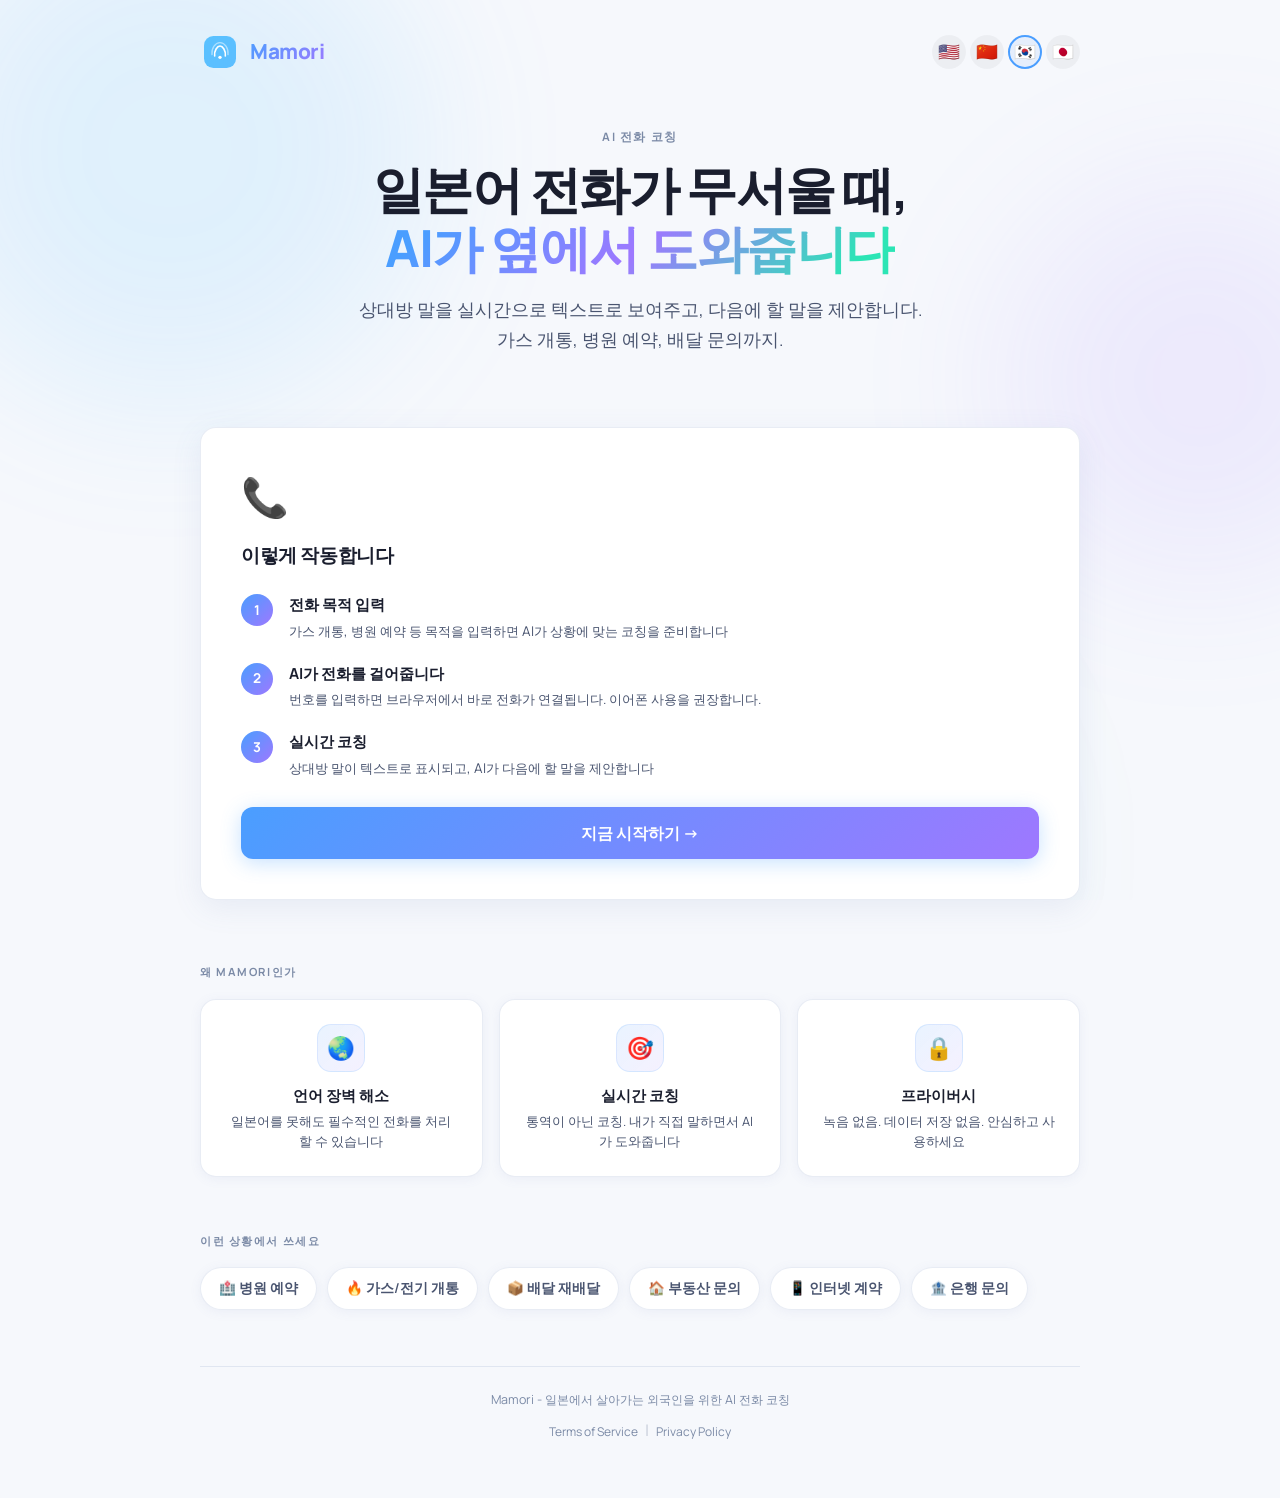
<file: index.html>
<!DOCTYPE html>
<html lang="ko">
<head>
  <meta charset="UTF-8">
  <meta name="viewport" content="width=device-width, initial-scale=1.0">
  <title>Mamori - 일본어 전화, AI가 도와줍니다</title>
  <meta name="description" content="일본어 전화가 무서운 외국인을 위한 AI 코칭. 상대방 말을 텍스트로 보여주고, 다음에 할 말을 제안합니다.">
  <link rel="icon" href="data:image/svg+xml,<svg xmlns='http://www.w3.org/2000/svg' viewBox='0 0 100 100'><text y='.9em' font-size='90'>🛡️</text></svg>">
  <link rel="stylesheet" href="style.css">
</head>
<body>

  <div class="ambient">
    <div class="glow glow-1"></div>
    <div class="glow glow-2"></div>
    <div class="glow glow-3"></div>
  </div>

  <div class="container">

    <nav class="nav">
      <div class="nav-brand">
        <div class="logo">
          <svg width="32" height="32" viewBox="0 0 48 48" fill="none">
            <defs>
              <linearGradient id="logo-grad" x1="0" y1="0" x2="48" y2="48">
                <stop offset="0%" stop-color="#59c1ff"/>
                <stop offset="50%" stop-color="#9e78ff"/>
                <stop offset="100%" stop-color="#2ce5b5"/>
              </linearGradient>
            </defs>
            <rect width="48" height="48" rx="14" fill="url(#logo-grad)"/>
            <path d="M16 30c-1-8 4-15 8-15s9 7 8 15" stroke="#fff" stroke-width="2.4" stroke-linecap="round" fill="none"/>
            <path d="M12 28c-1-10 5-18 12-18s13 8 12 18" stroke="#fff" stroke-width="2" stroke-linecap="round" fill="none" opacity="0.5"/>
            <circle cx="24" cy="32" r="2.5" fill="#fff"/>
          </svg>
        </div>
        <span class="brand-name">Mamori</span>
      </div>
      <div class="lang-switch" role="radiogroup" aria-label="Language">
        <button type="button" class="lang-btn" data-lang="en">🇺🇸</button>
        <button type="button" class="lang-btn" data-lang="zh">🇨🇳</button>
        <button type="button" class="lang-btn active" data-lang="ko">🇰🇷</button>
        <button type="button" class="lang-btn" data-lang="ja">🇯🇵</button>
      </div>
    </nav>

    <header class="hero">
      <p class="hero-kicker" data-i18n="kicker">AI 전화 코칭</p>
      <h1>
        <span data-i18n="headline1">일본어 전화가 무서울 때,</span><br>
        <span class="gradient-text" data-i18n="headline2">AI가 옆에서 도와줍니다</span>
      </h1>
      <p class="hero-desc" data-i18n="description">상대방 말을 실시간으로 텍스트로 보여주고, 다음에 할 말을 제안합니다. 가스 개통, 병원 예약, 배달 문의까지.</p>
    </header>

    <section class="features">
      <div class="feature-card feature-card-main">
        <div class="feature-icon">📞</div>
        <h2 data-i18n="featureTitle">이렇게 작동합니다</h2>
        <div class="feature-steps">
          <div class="feature-step">
            <div class="step-num">1</div>
            <div>
              <strong data-i18n="step1Title">전화 목적 입력</strong>
              <p data-i18n="step1Desc">가스 개통, 병원 예약 등 목적을 입력하면 AI가 상황에 맞는 코칭을 준비합니다</p>
            </div>
          </div>
          <div class="feature-step">
            <div class="step-num">2</div>
            <div>
              <strong data-i18n="step2Title">AI가 전화를 걸어줍니다</strong>
              <p data-i18n="step2Desc">번호를 입력하면 브라우저에서 바로 전화가 연결됩니다. 이어폰 사용을 권장합니다.</p>
            </div>
          </div>
          <div class="feature-step">
            <div class="step-num">3</div>
            <div>
              <strong data-i18n="step3Title">실시간 코칭</strong>
              <p data-i18n="step3Desc">상대방 말이 텍스트로 표시되고, AI가 다음에 할 말을 제안합니다</p>
            </div>
          </div>
        </div>
        <a href="https://minnanotasuke.onrender.com" class="btn-start" data-i18n="ctaButton">지금 시작하기 →</a>
      </div>
    </section>

    <section class="why">
      <p class="section-label" data-i18n="whyLabel">왜 Mamori인가</p>
      <div class="why-grid">
        <div class="why-card">
          <div class="why-icon">🌏</div>
          <h3 data-i18n="why1Title">언어 장벽 해소</h3>
          <p data-i18n="why1Desc">일본어를 못해도 필수적인 전화를 처리할 수 있습니다</p>
        </div>
        <div class="why-card">
          <div class="why-icon">🎯</div>
          <h3 data-i18n="why2Title">실시간 코칭</h3>
          <p data-i18n="why2Desc">통역이 아닌 코칭. 내가 직접 말하면서 AI가 도와줍니다</p>
        </div>
        <div class="why-card">
          <div class="why-icon">🔒</div>
          <h3 data-i18n="why3Title">프라이버시</h3>
          <p data-i18n="why3Desc">녹음 없음. 데이터 저장 없음. 안심하고 사용하세요</p>
        </div>
      </div>
    </section>

    <section class="use-cases">
      <p class="section-label" data-i18n="useCasesLabel">이런 상황에서 쓰세요</p>
      <div class="use-cases-grid">
        <div class="use-case-chip" data-i18n="useCase1">🏥 병원 예약</div>
        <div class="use-case-chip" data-i18n="useCase2">🔥 가스/전기 개통</div>
        <div class="use-case-chip" data-i18n="useCase3">📦 배달 재배달</div>
        <div class="use-case-chip" data-i18n="useCase4">🏠 부동산 문의</div>
        <div class="use-case-chip" data-i18n="useCase5">📱 인터넷 계약</div>
        <div class="use-case-chip" data-i18n="useCase6">🏦 은행 문의</div>
      </div>
    </section>

    <footer class="footer">
      <p class="footer-text" data-i18n="footer">Mamori - 일본에서 살아가는 외국인을 위한 AI 전화 코칭</p>
      <div class="footer-links">
        <a href="/terms.html">Terms of Service</a>
        <span class="footer-sep">|</span>
        <a href="/privacy.html">Privacy Policy</a>
      </div>
    </footer>

  </div>

  <script src="i18n.js"></script>
  <!-- Cloudflare Web Analytics --><script defer src='https://static.cloudflareinsights.com/beacon.min.js' data-cf-beacon='{"token": "62a7232ea0854927868e2c2e793ce416"}'></script><!-- End Cloudflare Web Analytics -->
</body>
</html>
</file>
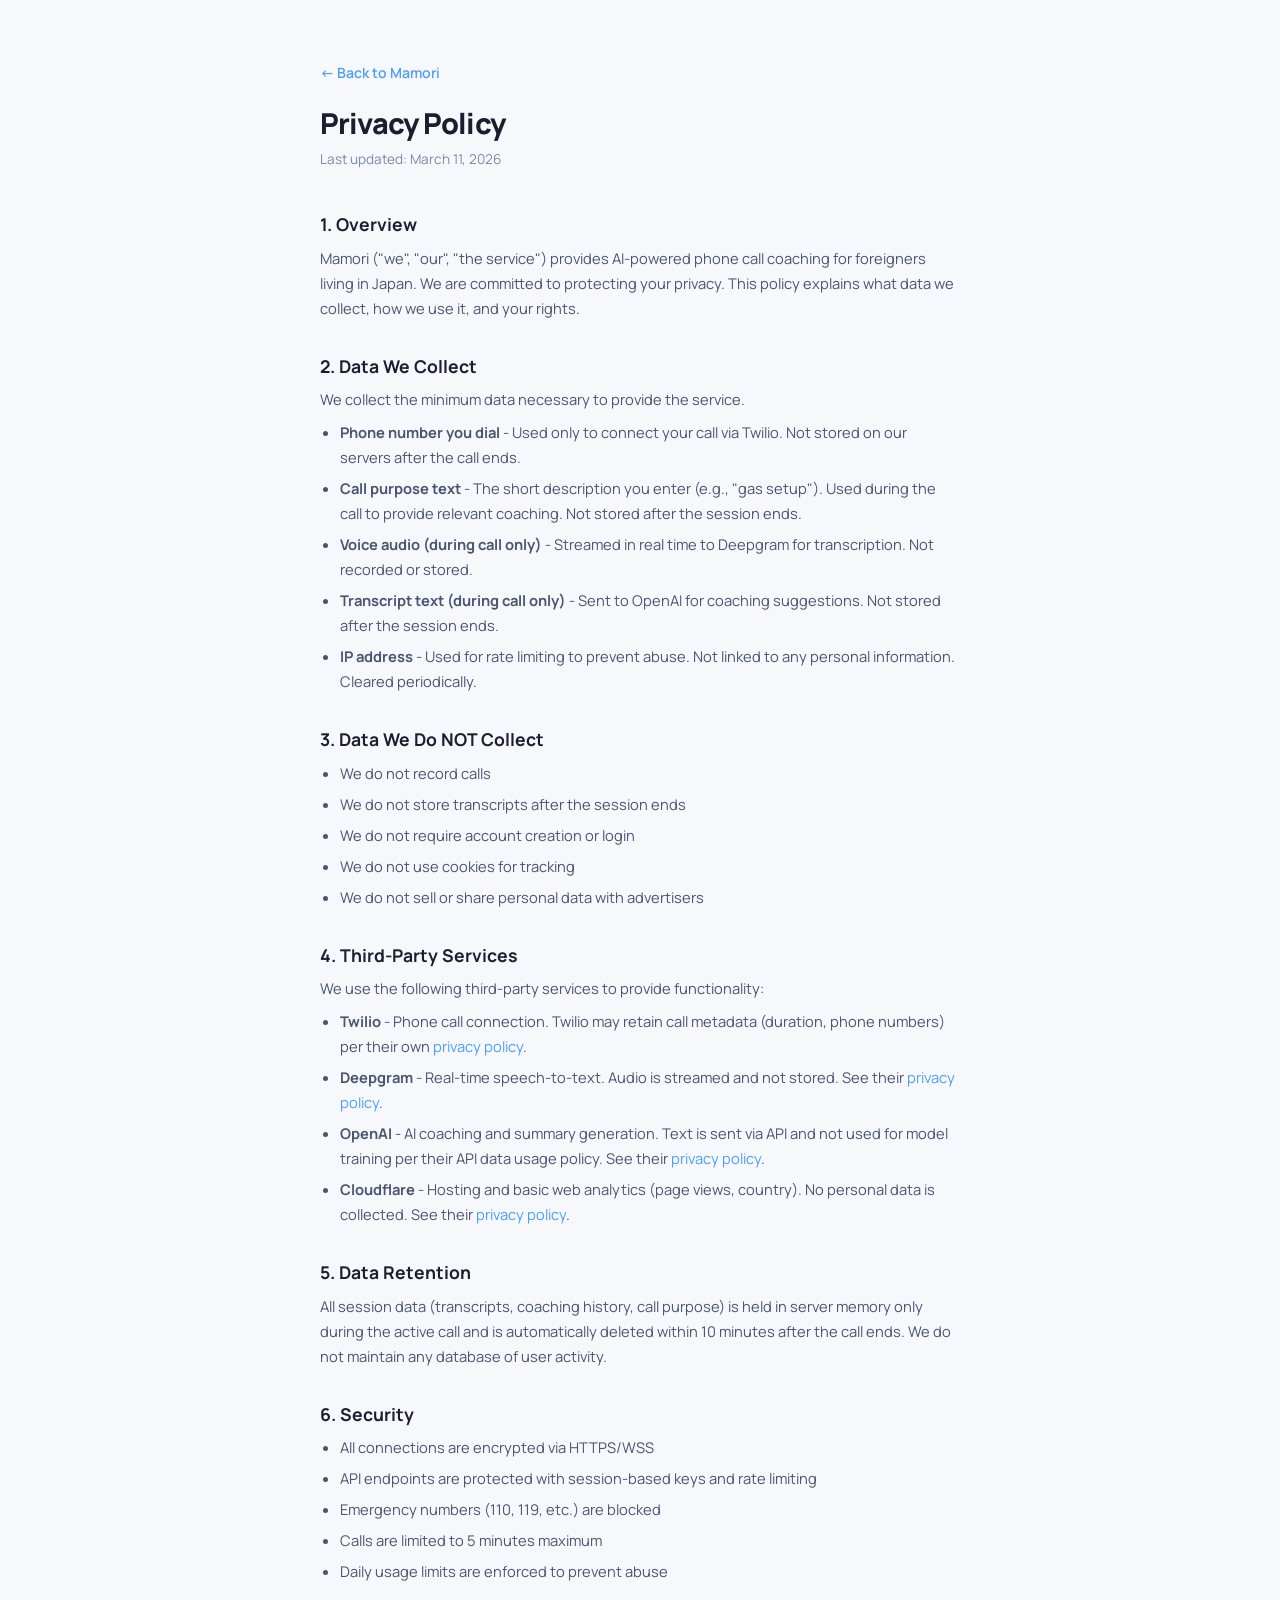
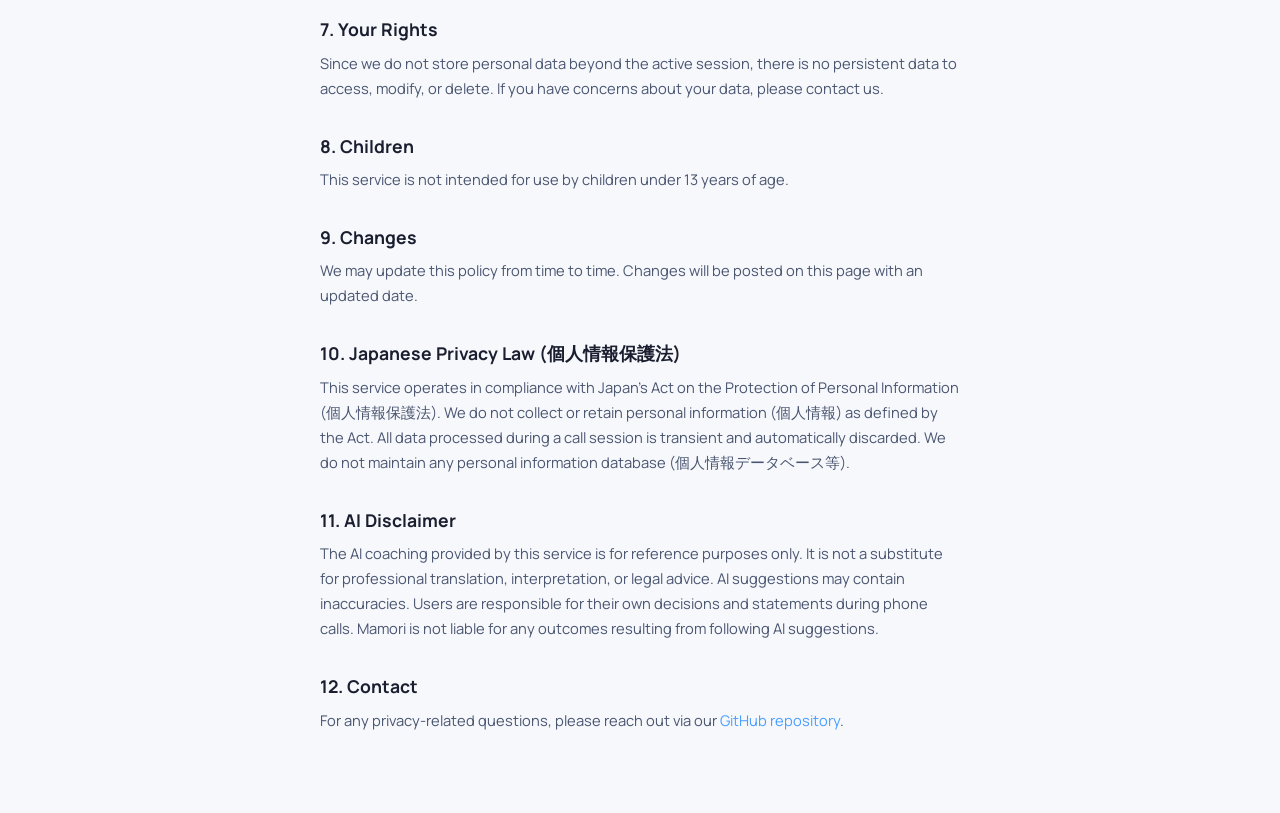
<file: privacy.html>
<!DOCTYPE html>
<html lang="en">
<head>
  <meta charset="UTF-8">
  <meta name="viewport" content="width=device-width, initial-scale=1.0">
  <title>Privacy Policy - Mamori</title>
  <link rel="icon" href="data:image/svg+xml,<svg xmlns='http://www.w3.org/2000/svg' viewBox='0 0 100 100'><text y='.9em' font-size='90'>🛡️</text></svg>">
  <link rel="stylesheet" href="style.css">
  <style>
    .policy { max-width: 680px; margin: 0 auto; padding: 60px 20px 80px; }
    .policy h1 { font-size: 1.8rem; margin-bottom: 8px; }
    .policy .updated { color: var(--text-dim); font-size: 0.85rem; margin-bottom: 40px; }
    .policy h2 { font-size: 1.1rem; margin-top: 32px; margin-bottom: 8px; color: var(--text); }
    .policy p, .policy li { color: var(--text-sub); font-size: 0.92rem; line-height: 1.7; }
    .policy ul { padding-left: 20px; margin-top: 8px; }
    .policy li { margin-bottom: 6px; }
    .policy a { color: var(--accent-blue); text-decoration: none; }
    .policy a:hover { text-decoration: underline; }
    .back-link { display: inline-block; margin-bottom: 24px; color: var(--accent-blue); text-decoration: none; font-size: 0.88rem; font-weight: 600; }
    .back-link:hover { text-decoration: underline; }
  </style>
</head>
<body>
  <div class="policy">
    <a href="/" class="back-link">&larr; Back to Mamori</a>
    <h1>Privacy Policy</h1>
    <p class="updated">Last updated: March 11, 2026</p>

    <h2>1. Overview</h2>
    <p>Mamori ("we", "our", "the service") provides AI-powered phone call coaching for foreigners living in Japan. We are committed to protecting your privacy. This policy explains what data we collect, how we use it, and your rights.</p>

    <h2>2. Data We Collect</h2>
    <p>We collect the minimum data necessary to provide the service.</p>
    <ul>
      <li><strong>Phone number you dial</strong> - Used only to connect your call via Twilio. Not stored on our servers after the call ends.</li>
      <li><strong>Call purpose text</strong> - The short description you enter (e.g., "gas setup"). Used during the call to provide relevant coaching. Not stored after the session ends.</li>
      <li><strong>Voice audio (during call only)</strong> - Streamed in real time to Deepgram for transcription. Not recorded or stored.</li>
      <li><strong>Transcript text (during call only)</strong> - Sent to OpenAI for coaching suggestions. Not stored after the session ends.</li>
      <li><strong>IP address</strong> - Used for rate limiting to prevent abuse. Not linked to any personal information. Cleared periodically.</li>
    </ul>

    <h2>3. Data We Do NOT Collect</h2>
    <ul>
      <li>We do not record calls</li>
      <li>We do not store transcripts after the session ends</li>
      <li>We do not require account creation or login</li>
      <li>We do not use cookies for tracking</li>
      <li>We do not sell or share personal data with advertisers</li>
    </ul>

    <h2>4. Third-Party Services</h2>
    <p>We use the following third-party services to provide functionality:</p>
    <ul>
      <li><strong>Twilio</strong> - Phone call connection. Twilio may retain call metadata (duration, phone numbers) per their own <a href="https://www.twilio.com/legal/privacy" target="_blank" rel="noopener">privacy policy</a>.</li>
      <li><strong>Deepgram</strong> - Real-time speech-to-text. Audio is streamed and not stored. See their <a href="https://deepgram.com/privacy" target="_blank" rel="noopener">privacy policy</a>.</li>
      <li><strong>OpenAI</strong> - AI coaching and summary generation. Text is sent via API and not used for model training per their API data usage policy. See their <a href="https://openai.com/policies/privacy-policy" target="_blank" rel="noopener">privacy policy</a>.</li>
      <li><strong>Cloudflare</strong> - Hosting and basic web analytics (page views, country). No personal data is collected. See their <a href="https://www.cloudflare.com/privacypolicy/" target="_blank" rel="noopener">privacy policy</a>.</li>
    </ul>

    <h2>5. Data Retention</h2>
    <p>All session data (transcripts, coaching history, call purpose) is held in server memory only during the active call and is automatically deleted within 10 minutes after the call ends. We do not maintain any database of user activity.</p>

    <h2>6. Security</h2>
    <ul>
      <li>All connections are encrypted via HTTPS/WSS</li>
      <li>API endpoints are protected with session-based keys and rate limiting</li>
      <li>Emergency numbers (110, 119, etc.) are blocked</li>
      <li>Calls are limited to 5 minutes maximum</li>
      <li>Daily usage limits are enforced to prevent abuse</li>
    </ul>

    <h2>7. Your Rights</h2>
    <p>Since we do not store personal data beyond the active session, there is no persistent data to access, modify, or delete. If you have concerns about your data, please contact us.</p>

    <h2>8. Children</h2>
    <p>This service is not intended for use by children under 13 years of age.</p>

    <h2>9. Changes</h2>
    <p>We may update this policy from time to time. Changes will be posted on this page with an updated date.</p>

    <h2>10. Japanese Privacy Law (個人情報保護法)</h2>
    <p>This service operates in compliance with Japan's Act on the Protection of Personal Information (個人情報保護法). We do not collect or retain personal information (個人情報) as defined by the Act. All data processed during a call session is transient and automatically discarded. We do not maintain any personal information database (個人情報データベース等).</p>

    <h2>11. AI Disclaimer</h2>
    <p>The AI coaching provided by this service is for reference purposes only. It is not a substitute for professional translation, interpretation, or legal advice. AI suggestions may contain inaccuracies. Users are responsible for their own decisions and statements during phone calls. Mamori is not liable for any outcomes resulting from following AI suggestions.</p>

    <h2>12. Contact</h2>
    <p>For any privacy-related questions, please reach out via our <a href="https://github.com/minnanotasuke/minnanotasuke/issues" target="_blank" rel="noopener">GitHub repository</a>.</p>
  </div>
</body>
</html>
</file>
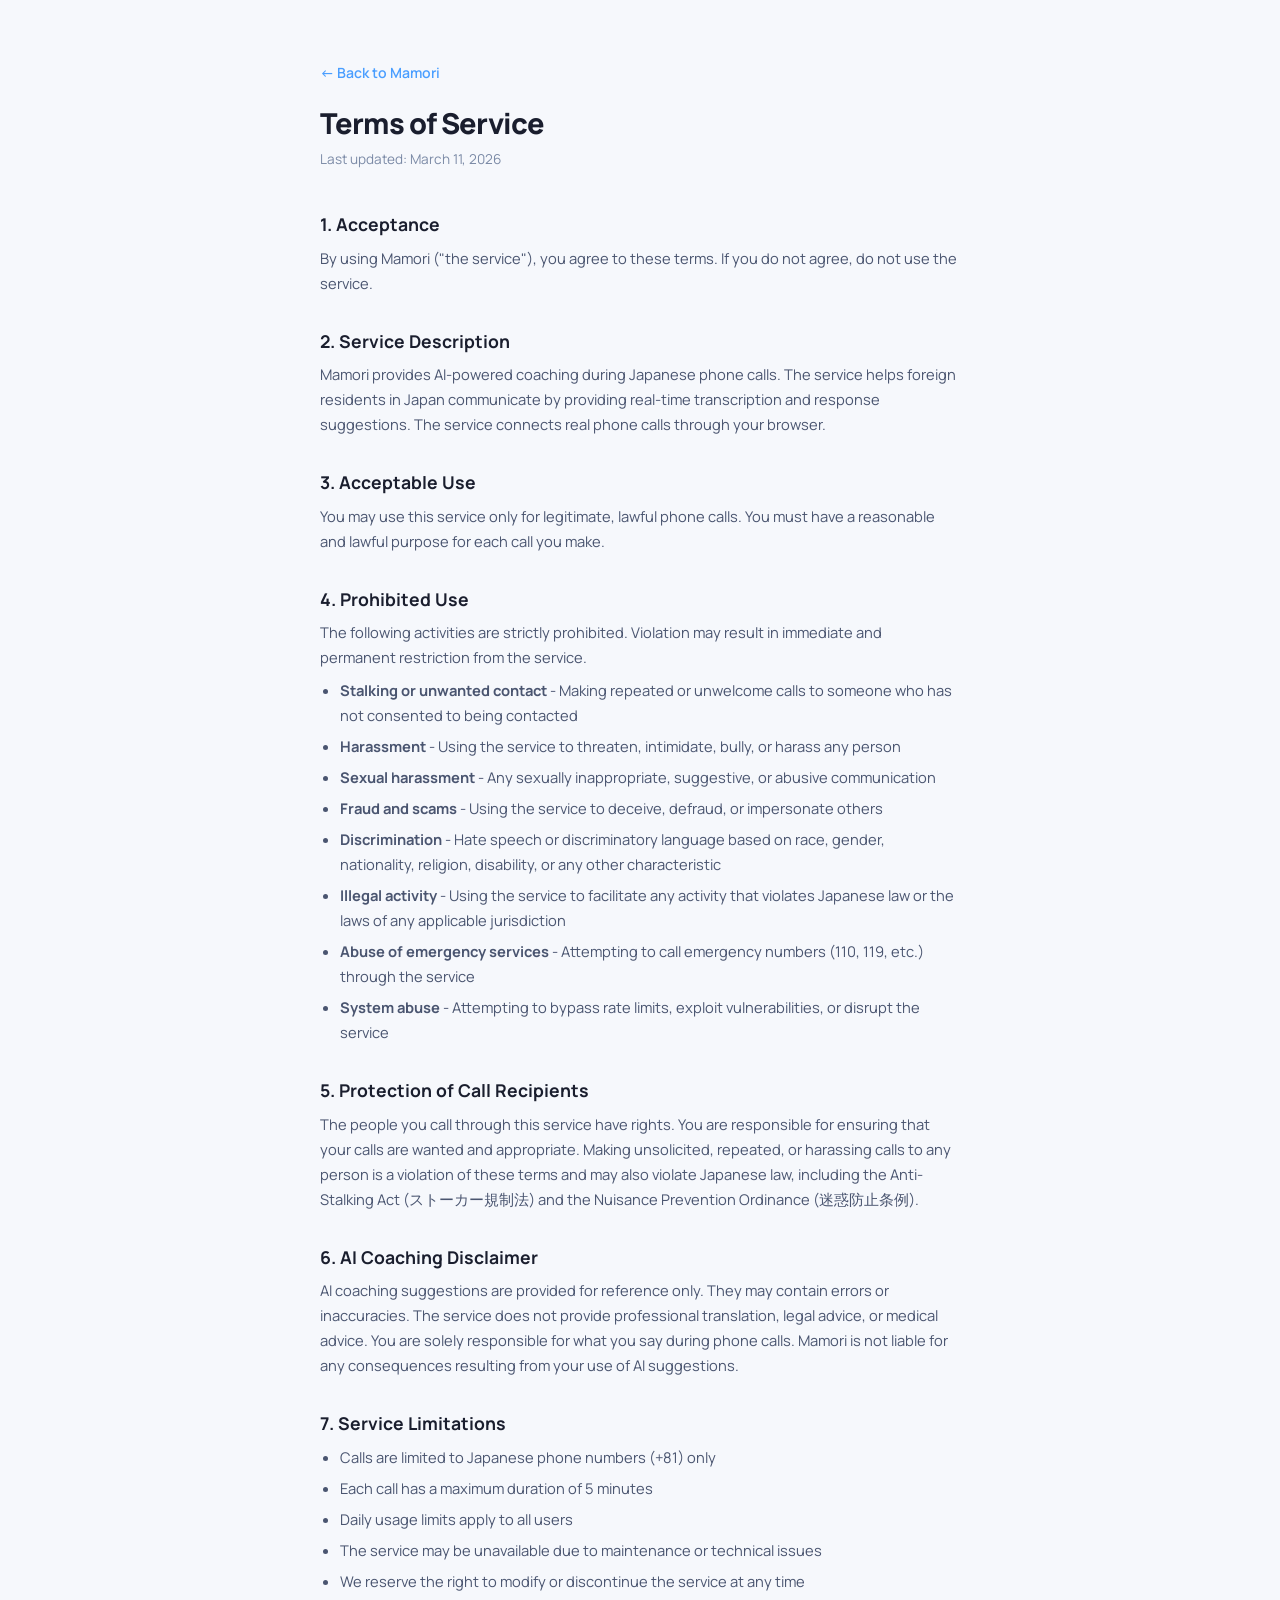
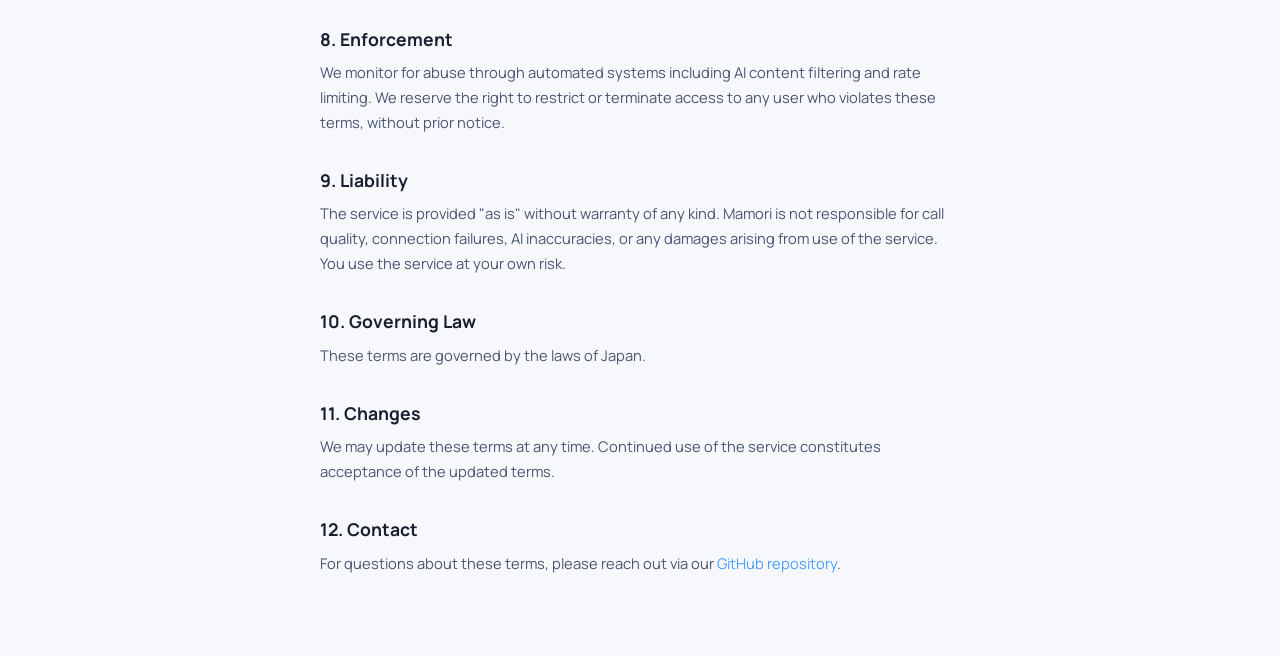
<file: terms.html>
<!DOCTYPE html>
<html lang="en">
<head>
  <meta charset="UTF-8">
  <meta name="viewport" content="width=device-width, initial-scale=1.0">
  <title>Terms of Service - Mamori</title>
  <link rel="icon" href="data:image/svg+xml,<svg xmlns='http://www.w3.org/2000/svg' viewBox='0 0 100 100'><text y='.9em' font-size='90'>🛡️</text></svg>">
  <link rel="stylesheet" href="style.css">
  <style>
    .policy { max-width: 680px; margin: 0 auto; padding: 60px 20px 80px; }
    .policy h1 { font-size: 1.8rem; margin-bottom: 8px; }
    .policy .updated { color: var(--text-dim); font-size: 0.85rem; margin-bottom: 40px; }
    .policy h2 { font-size: 1.1rem; margin-top: 32px; margin-bottom: 8px; color: var(--text); }
    .policy p, .policy li { color: var(--text-sub); font-size: 0.92rem; line-height: 1.7; }
    .policy ul { padding-left: 20px; margin-top: 8px; }
    .policy li { margin-bottom: 6px; }
    .policy a { color: var(--accent-blue); text-decoration: none; }
    .policy a:hover { text-decoration: underline; }
    .back-link { display: inline-block; margin-bottom: 24px; color: var(--accent-blue); text-decoration: none; font-size: 0.88rem; font-weight: 600; }
    .back-link:hover { text-decoration: underline; }
  </style>
</head>
<body>
  <div class="policy">
    <a href="/" class="back-link">&larr; Back to Mamori</a>
    <h1>Terms of Service</h1>
    <p class="updated">Last updated: March 11, 2026</p>

    <h2>1. Acceptance</h2>
    <p>By using Mamori ("the service"), you agree to these terms. If you do not agree, do not use the service.</p>

    <h2>2. Service Description</h2>
    <p>Mamori provides AI-powered coaching during Japanese phone calls. The service helps foreign residents in Japan communicate by providing real-time transcription and response suggestions. The service connects real phone calls through your browser.</p>

    <h2>3. Acceptable Use</h2>
    <p>You may use this service only for legitimate, lawful phone calls. You must have a reasonable and lawful purpose for each call you make.</p>

    <h2>4. Prohibited Use</h2>
    <p>The following activities are strictly prohibited. Violation may result in immediate and permanent restriction from the service.</p>
    <ul>
      <li><strong>Stalking or unwanted contact</strong> - Making repeated or unwelcome calls to someone who has not consented to being contacted</li>
      <li><strong>Harassment</strong> - Using the service to threaten, intimidate, bully, or harass any person</li>
      <li><strong>Sexual harassment</strong> - Any sexually inappropriate, suggestive, or abusive communication</li>
      <li><strong>Fraud and scams</strong> - Using the service to deceive, defraud, or impersonate others</li>
      <li><strong>Discrimination</strong> - Hate speech or discriminatory language based on race, gender, nationality, religion, disability, or any other characteristic</li>
      <li><strong>Illegal activity</strong> - Using the service to facilitate any activity that violates Japanese law or the laws of any applicable jurisdiction</li>
      <li><strong>Abuse of emergency services</strong> - Attempting to call emergency numbers (110, 119, etc.) through the service</li>
      <li><strong>System abuse</strong> - Attempting to bypass rate limits, exploit vulnerabilities, or disrupt the service</li>
    </ul>

    <h2>5. Protection of Call Recipients</h2>
    <p>The people you call through this service have rights. You are responsible for ensuring that your calls are wanted and appropriate. Making unsolicited, repeated, or harassing calls to any person is a violation of these terms and may also violate Japanese law, including the Anti-Stalking Act (ストーカー規制法) and the Nuisance Prevention Ordinance (迷惑防止条例).</p>

    <h2>6. AI Coaching Disclaimer</h2>
    <p>AI coaching suggestions are provided for reference only. They may contain errors or inaccuracies. The service does not provide professional translation, legal advice, or medical advice. You are solely responsible for what you say during phone calls. Mamori is not liable for any consequences resulting from your use of AI suggestions.</p>

    <h2>7. Service Limitations</h2>
    <ul>
      <li>Calls are limited to Japanese phone numbers (+81) only</li>
      <li>Each call has a maximum duration of 5 minutes</li>
      <li>Daily usage limits apply to all users</li>
      <li>The service may be unavailable due to maintenance or technical issues</li>
      <li>We reserve the right to modify or discontinue the service at any time</li>
    </ul>

    <h2>8. Enforcement</h2>
    <p>We monitor for abuse through automated systems including AI content filtering and rate limiting. We reserve the right to restrict or terminate access to any user who violates these terms, without prior notice.</p>

    <h2>9. Liability</h2>
    <p>The service is provided "as is" without warranty of any kind. Mamori is not responsible for call quality, connection failures, AI inaccuracies, or any damages arising from use of the service. You use the service at your own risk.</p>

    <h2>10. Governing Law</h2>
    <p>These terms are governed by the laws of Japan.</p>

    <h2>11. Changes</h2>
    <p>We may update these terms at any time. Continued use of the service constitutes acceptance of the updated terms.</p>

    <h2>12. Contact</h2>
    <p>For questions about these terms, please reach out via our <a href="https://github.com/minnanotasuke/minnanotasuke/issues" target="_blank" rel="noopener">GitHub repository</a>.</p>
  </div>
</body>
</html>
</file>
<file: style.css>
@import url('https://fonts.googleapis.com/css2?family=Manrope:wght@500;600;700;800&display=swap');

:root {
  --bg: #f6f8fc;
  --bg-warm: #f0f3fa;
  --surface: #ffffff;
  --surface-hover: #fafbff;
  --border: rgba(140, 160, 200, 0.2);
  --border-hover: rgba(89, 153, 255, 0.35);
  --text: #1a1e2e;
  --text-sub: #4a5570;
  --text-dim: #7b8aa6;
  --accent-blue: #4a9eff;
  --accent-purple: #9e78ff;
  --accent-green: #2ce5b5;
  --accent-red: #ff647f;
  --shadow-sm: 0 2px 12px rgba(100, 120, 180, 0.08);
  --shadow-md: 0 8px 30px rgba(100, 120, 180, 0.1);
  --shadow-lg: 0 16px 50px rgba(100, 120, 180, 0.12);
  --radius: 16px;
  --radius-sm: 12px;
}

* { margin: 0; padding: 0; box-sizing: border-box; }

html, body { min-height: 100%; }

body {
  font-family: 'Manrope', sans-serif;
  color: var(--text);
  background: var(--bg);
  -webkit-font-smoothing: antialiased;
  line-height: 1.5;
}

/* --- Ambient glow --- */
.ambient {
  position: fixed;
  inset: 0;
  pointer-events: none;
  z-index: 0;
  overflow: hidden;
}

.glow {
  position: absolute;
  border-radius: 50%;
  filter: blur(80px);
  opacity: 0.35;
  animation: glow-drift 16s ease-in-out infinite;
}

.glow-1 {
  width: 500px; height: 500px;
  top: -100px; left: -80px;
  background: rgba(89, 193, 255, 0.4);
}

.glow-2 {
  width: 400px; height: 400px;
  top: 20%; right: -120px;
  background: rgba(158, 120, 255, 0.3);
  animation-delay: -5s;
}

.glow-3 {
  width: 500px; height: 500px;
  bottom: -200px; left: 40%;
  background: rgba(44, 229, 181, 0.25);
  animation-delay: -10s;
}

/* --- Layout --- */
.container {
  position: relative;
  z-index: 1;
  max-width: 960px;
  margin: 0 auto;
  padding: clamp(16px, 4vw, 32px) clamp(16px, 5vw, 40px);
}

/* --- Nav --- */
.nav {
  display: flex;
  align-items: center;
  justify-content: space-between;
  margin-bottom: clamp(32px, 6vw, 56px);
}

.nav-brand {
  display: flex;
  align-items: center;
  gap: 10px;
}

.logo {
  width: 40px; height: 40px;
  display: flex;
  align-items: center;
  justify-content: center;
}

.brand-name {
  font-size: 1.3rem;
  font-weight: 800;
  letter-spacing: -0.02em;
  background: linear-gradient(135deg, #4a9eff, #9e78ff);
  -webkit-background-clip: text;
  background-clip: text;
  color: transparent;
}

.lang-switch {
  display: flex;
  gap: 4px;
}

.lang-btn {
  width: 34px; height: 34px;
  border-radius: 50%;
  border: 2px solid transparent;
  background: rgba(0, 0, 0, 0.04);
  font-size: 1.1rem;
  cursor: pointer;
  display: flex;
  align-items: center;
  justify-content: center;
  transition: all 0.2s ease;
}

.lang-btn:hover {
  background: rgba(0, 0, 0, 0.08);
  transform: scale(1.08);
}

.lang-btn.active {
  border-color: var(--accent-blue);
  background: rgba(74, 158, 255, 0.1);
}

/* --- Hero --- */
.hero {
  text-align: center;
  margin-bottom: clamp(40px, 8vw, 72px);
}

.hero-kicker {
  font-size: 0.72rem;
  font-weight: 700;
  letter-spacing: 0.14em;
  text-transform: uppercase;
  color: var(--text-dim);
  margin-bottom: 14px;
}

h1 {
  font-size: clamp(1.8rem, 5vw, 3.2rem);
  font-weight: 800;
  line-height: 1.15;
  letter-spacing: -0.03em;
  margin-bottom: 18px;
}

.gradient-text {
  background: linear-gradient(135deg, #4a9eff 10%, #9e78ff 50%, #2ce5b5 90%);
  -webkit-background-clip: text;
  background-clip: text;
  color: transparent;
}

.hero-desc {
  font-size: clamp(0.95rem, 2vw, 1.1rem);
  color: var(--text-sub);
  max-width: 52ch;
  margin: 0 auto;
  line-height: 1.7;
}

/* --- Section label --- */
.section-label {
  font-size: 0.7rem;
  font-weight: 700;
  letter-spacing: 0.14em;
  text-transform: uppercase;
  color: var(--text-dim);
  margin-bottom: 18px;
}

/* --- Features --- */
.features { margin-bottom: clamp(40px, 8vw, 64px); }

.feature-card-main {
  border-radius: var(--radius);
  border: 1px solid var(--border);
  background: var(--surface);
  padding: clamp(28px, 5vw, 40px);
  box-shadow: var(--shadow-md);
}

.feature-icon {
  font-size: 2.4rem;
  margin-bottom: 16px;
}

.feature-card-main h2 {
  font-size: 1.2rem;
  font-weight: 800;
  letter-spacing: -0.02em;
  margin-bottom: 24px;
}

.feature-steps {
  display: flex;
  flex-direction: column;
  gap: 20px;
  margin-bottom: 28px;
}

.feature-step {
  display: flex;
  gap: 16px;
  align-items: flex-start;
}

.step-num {
  width: 32px;
  height: 32px;
  border-radius: 50%;
  background: linear-gradient(135deg, var(--accent-blue), var(--accent-purple));
  color: white;
  font-size: 0.85rem;
  font-weight: 700;
  display: flex;
  align-items: center;
  justify-content: center;
  flex-shrink: 0;
}

.feature-step strong {
  display: block;
  font-size: 0.95rem;
  font-weight: 700;
  margin-bottom: 4px;
}

.feature-step p {
  font-size: 0.84rem;
  color: var(--text-sub);
  line-height: 1.6;
}

.btn-start {
  display: inline-flex;
  align-items: center;
  justify-content: center;
  padding: 14px 32px;
  border-radius: var(--radius-sm);
  background: linear-gradient(135deg, var(--accent-blue), var(--accent-purple));
  color: white;
  font-size: 1rem;
  font-weight: 700;
  text-decoration: none;
  transition: all 0.25s ease;
  box-shadow: 0 4px 20px rgba(74, 158, 255, 0.3);
  width: 100%;
  text-align: center;
}

.btn-start:hover {
  transform: translateY(-2px);
  box-shadow: 0 8px 30px rgba(74, 158, 255, 0.4);
}

/* --- Use Cases --- */
.use-cases { margin-bottom: clamp(40px, 8vw, 56px); }

.use-cases-grid {
  display: flex;
  flex-wrap: wrap;
  gap: 10px;
}

.use-case-chip {
  padding: 10px 18px;
  border-radius: 999px;
  border: 1px solid var(--border);
  background: var(--surface);
  font-size: 0.85rem;
  font-weight: 600;
  color: var(--text-sub);
  box-shadow: var(--shadow-sm);
}

/* --- CTA Bottom --- */
.cta-bottom {
  text-align: center;
  margin-bottom: clamp(40px, 8vw, 56px);
}

.cta-bottom .btn-start {
  max-width: 360px;
  margin: 0 auto;
}

.cta-sub {
  font-size: 0.78rem;
  color: var(--text-dim);
  margin-top: 10px;
}

/* --- Why section --- */
.why { margin-bottom: clamp(40px, 8vw, 56px); }

.why-grid {
  display: grid;
  grid-template-columns: repeat(3, 1fr);
  gap: 16px;
}

.why-card {
  border-radius: var(--radius);
  border: 1px solid var(--border);
  background: var(--surface);
  padding: 24px;
  box-shadow: var(--shadow-sm);
  text-align: center;
}

.why-icon {
  width: 48px; height: 48px;
  border-radius: 14px;
  display: inline-flex;
  align-items: center;
  justify-content: center;
  font-size: 1.4rem;
  background: linear-gradient(135deg, rgba(74, 158, 255, 0.12), rgba(158, 120, 255, 0.1));
  border: 1px solid rgba(74, 158, 255, 0.15);
  margin-bottom: 12px;
}

.why-card h3 {
  font-size: 0.92rem;
  font-weight: 700;
  margin-bottom: 6px;
}

.why-card p {
  font-size: 0.8rem;
  color: var(--text-sub);
  line-height: 1.55;
}

/* --- Footer --- */
.footer {
  text-align: center;
  padding: 24px 0;
  border-top: 1px solid var(--border);
}

.footer-text {
  font-size: 0.78rem;
  color: var(--text-dim);
}

.footer-links {
  margin-top: 8px;
}

.footer-links a {
  font-size: 0.75rem;
  color: var(--text-dim);
  text-decoration: none;
}

.footer-links a:hover {
  color: var(--accent-blue);
  text-decoration: underline;
}

.footer-sep {
  color: var(--text-dim);
  opacity: 0.4;
  margin: 0 4px;
}

/* --- Animations --- */
@keyframes glow-drift {
  0%, 100% { transform: translate(0, 0) scale(1); }
  50% { transform: translate(15px, -10px) scale(1.05); }
}

@keyframes pulse-dot {
  0% { box-shadow: 0 0 0 0 rgba(44, 229, 181, 0.4); }
  70% { box-shadow: 0 0 0 8px transparent; }
  100% { box-shadow: 0 0 0 0 transparent; }
}

/* --- Responsive --- */
@media (max-width: 720px) {
  .tools-grid {
    grid-template-columns: 1fr;
  }

  .why-grid {
    grid-template-columns: 1fr;
  }

  h1 { font-size: 1.7rem; }
}

@media (prefers-reduced-motion: reduce) {
  *, *::before, *::after {
    animation: none !important;
    transition: none !important;
  }
}
</file>
